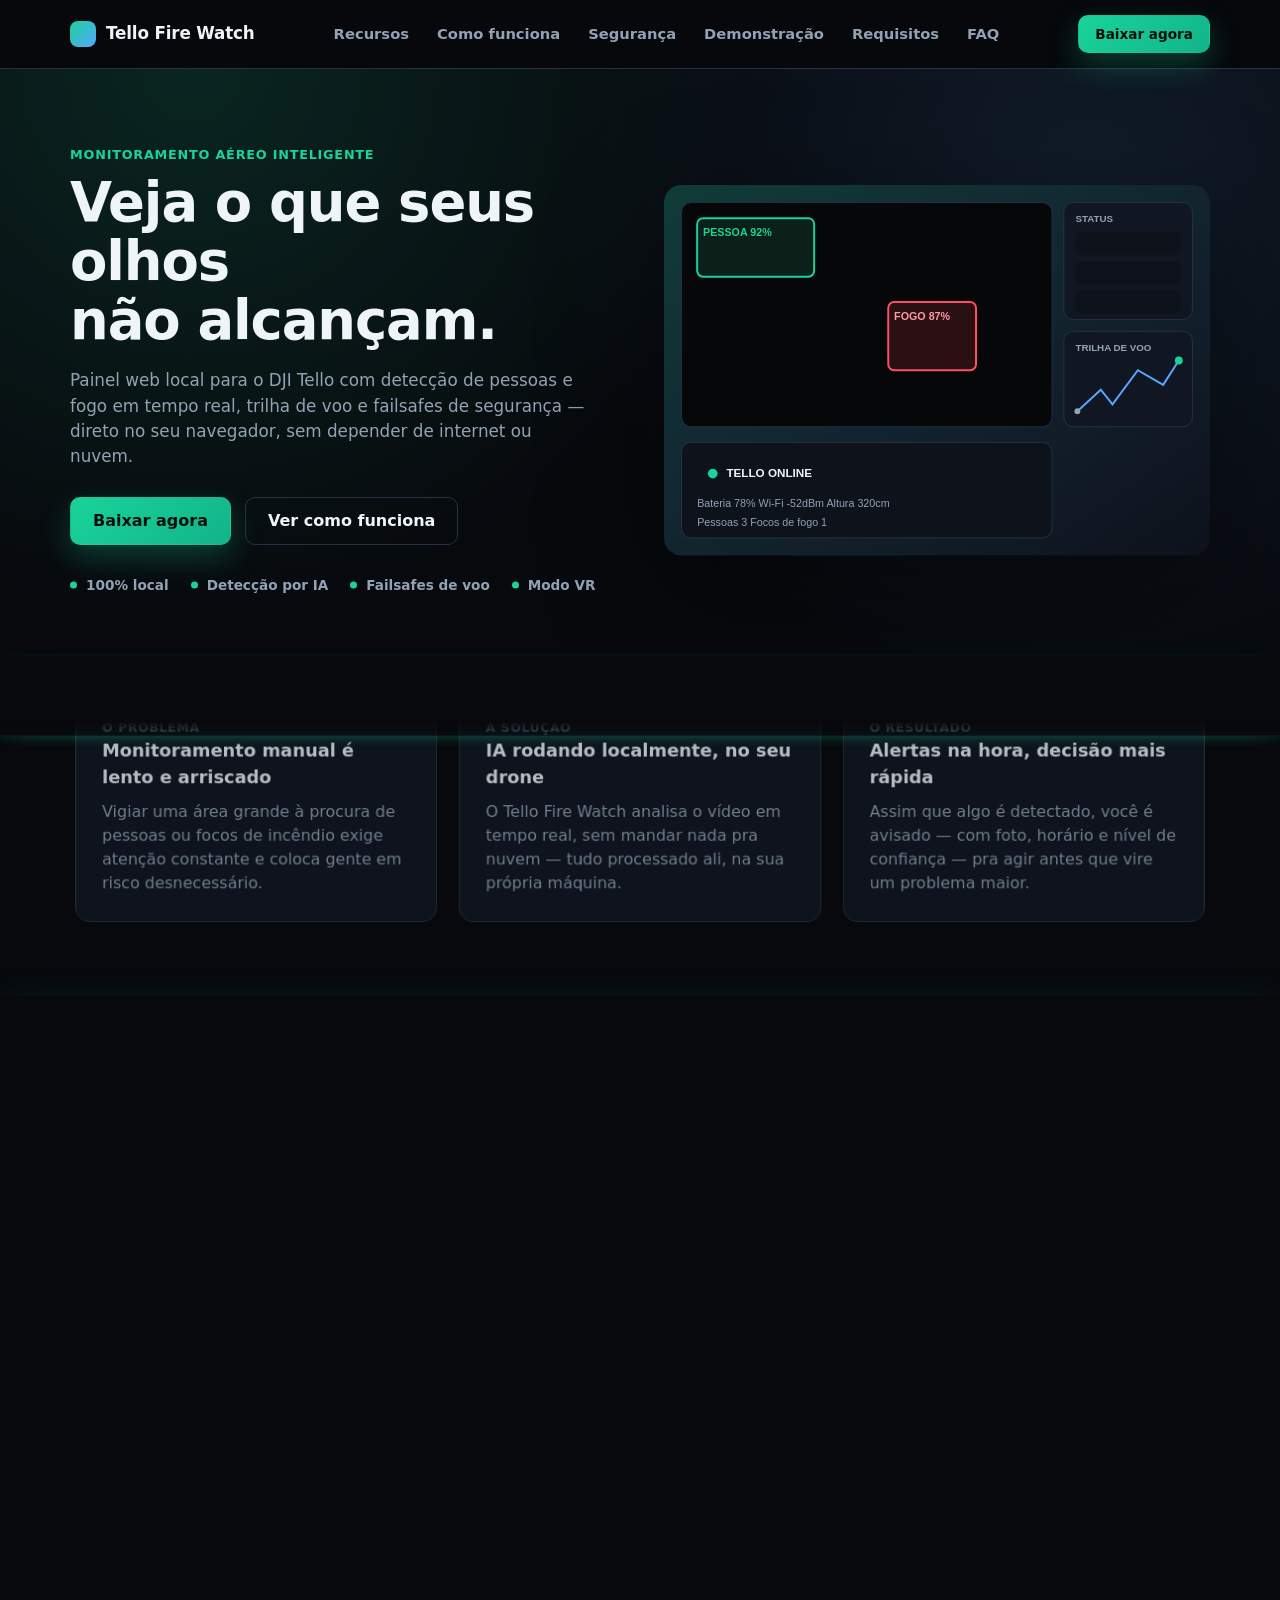
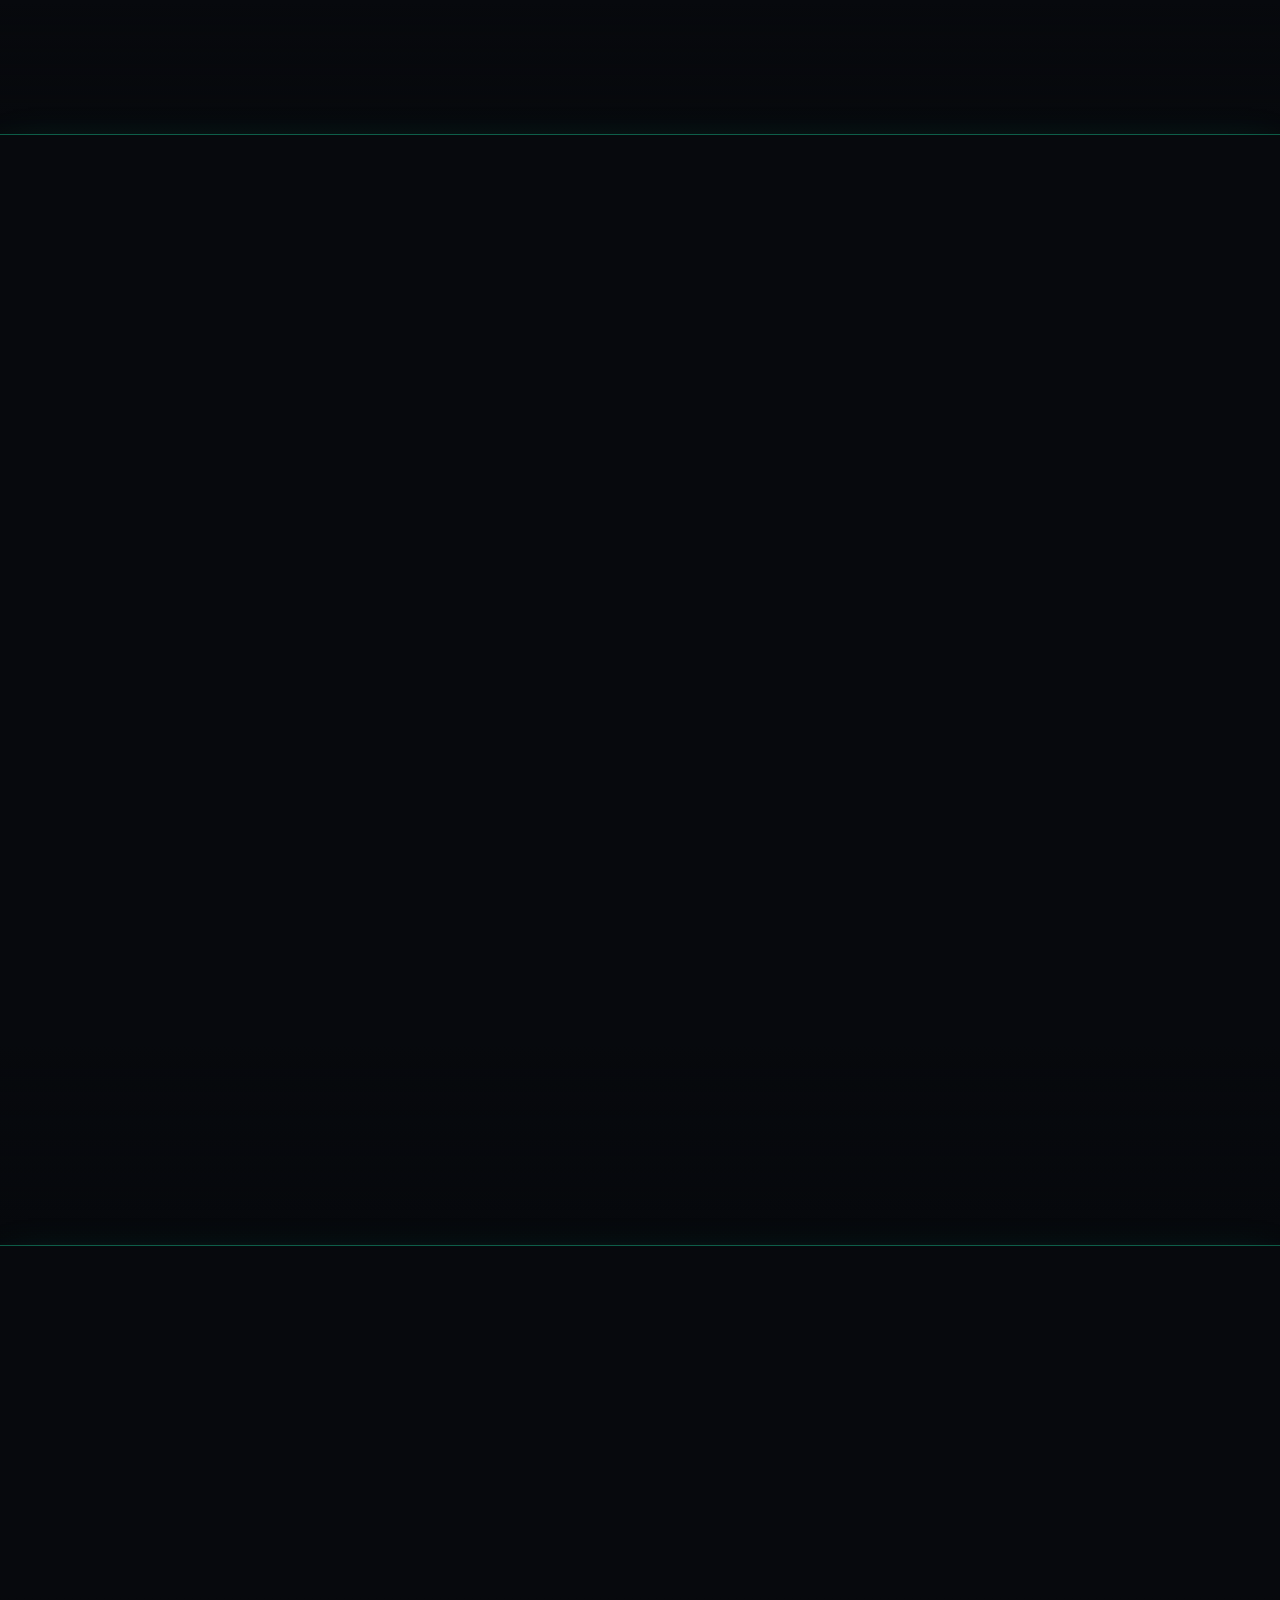
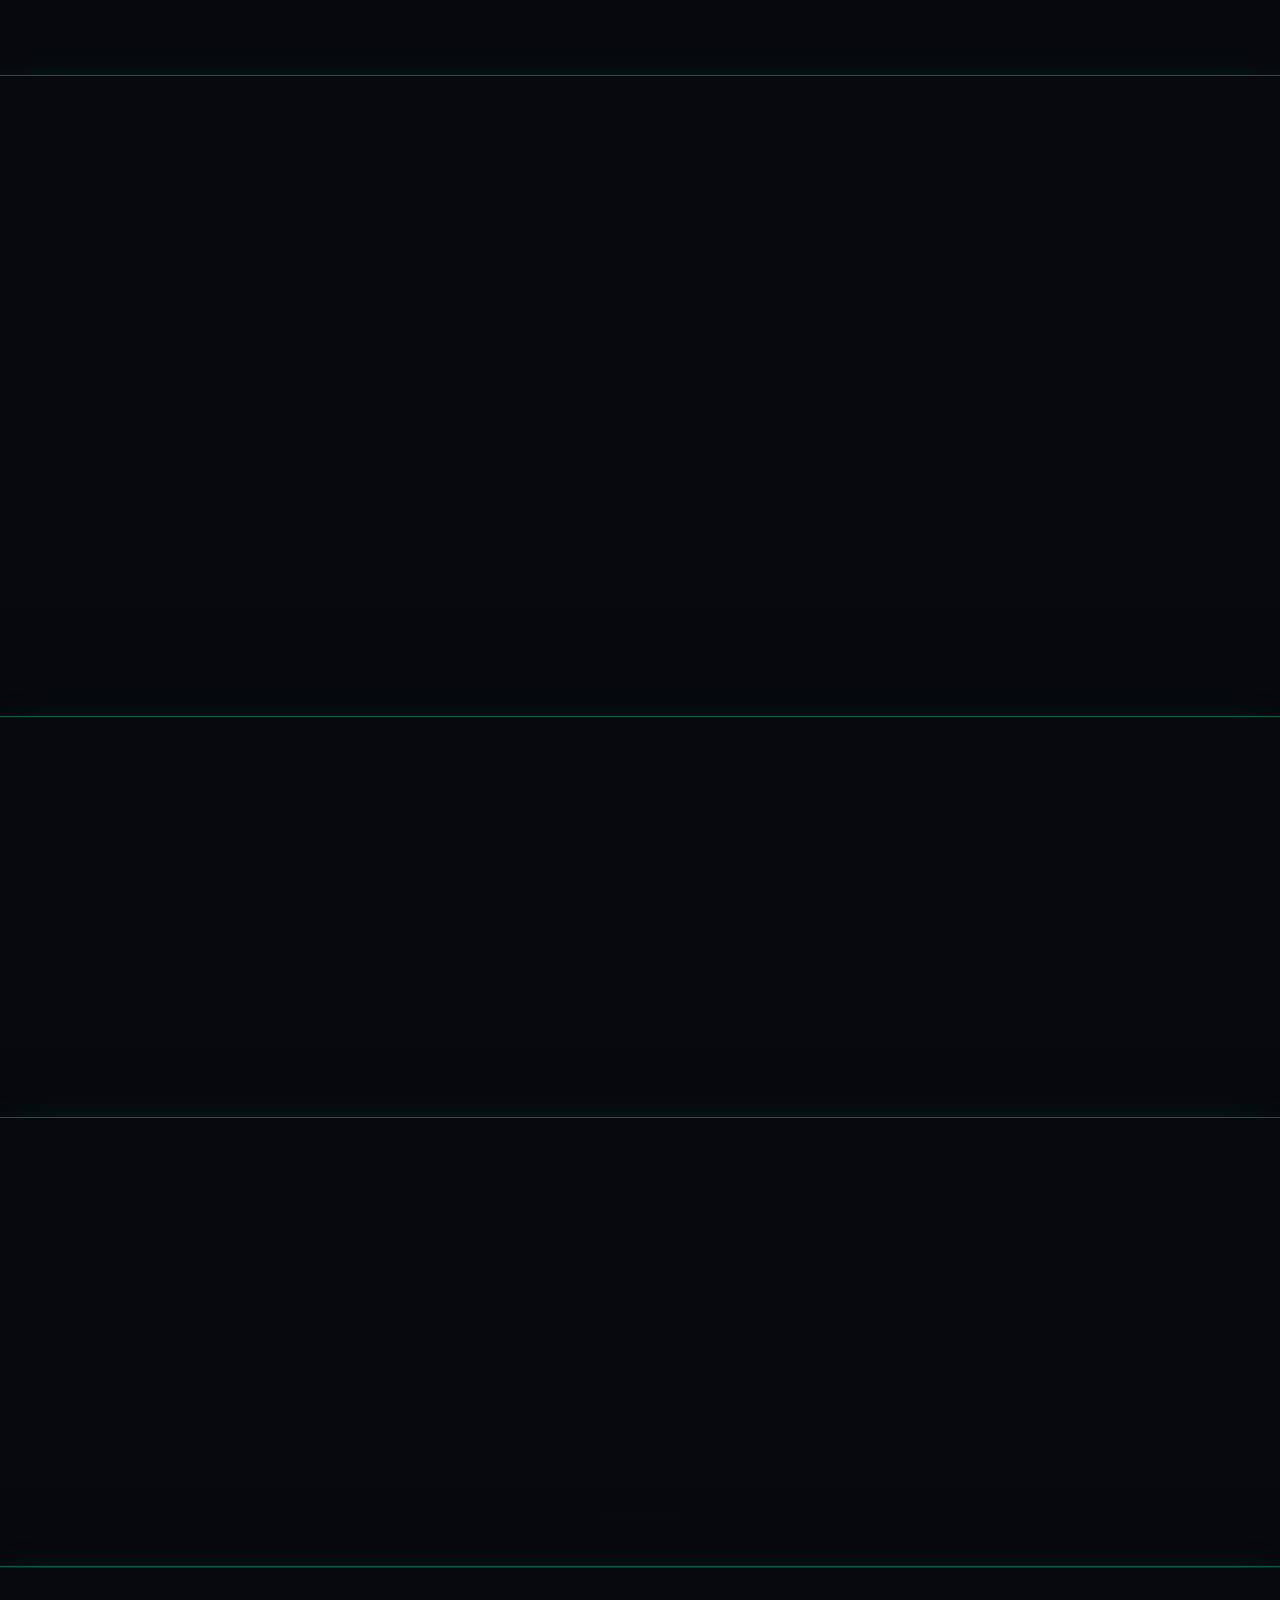
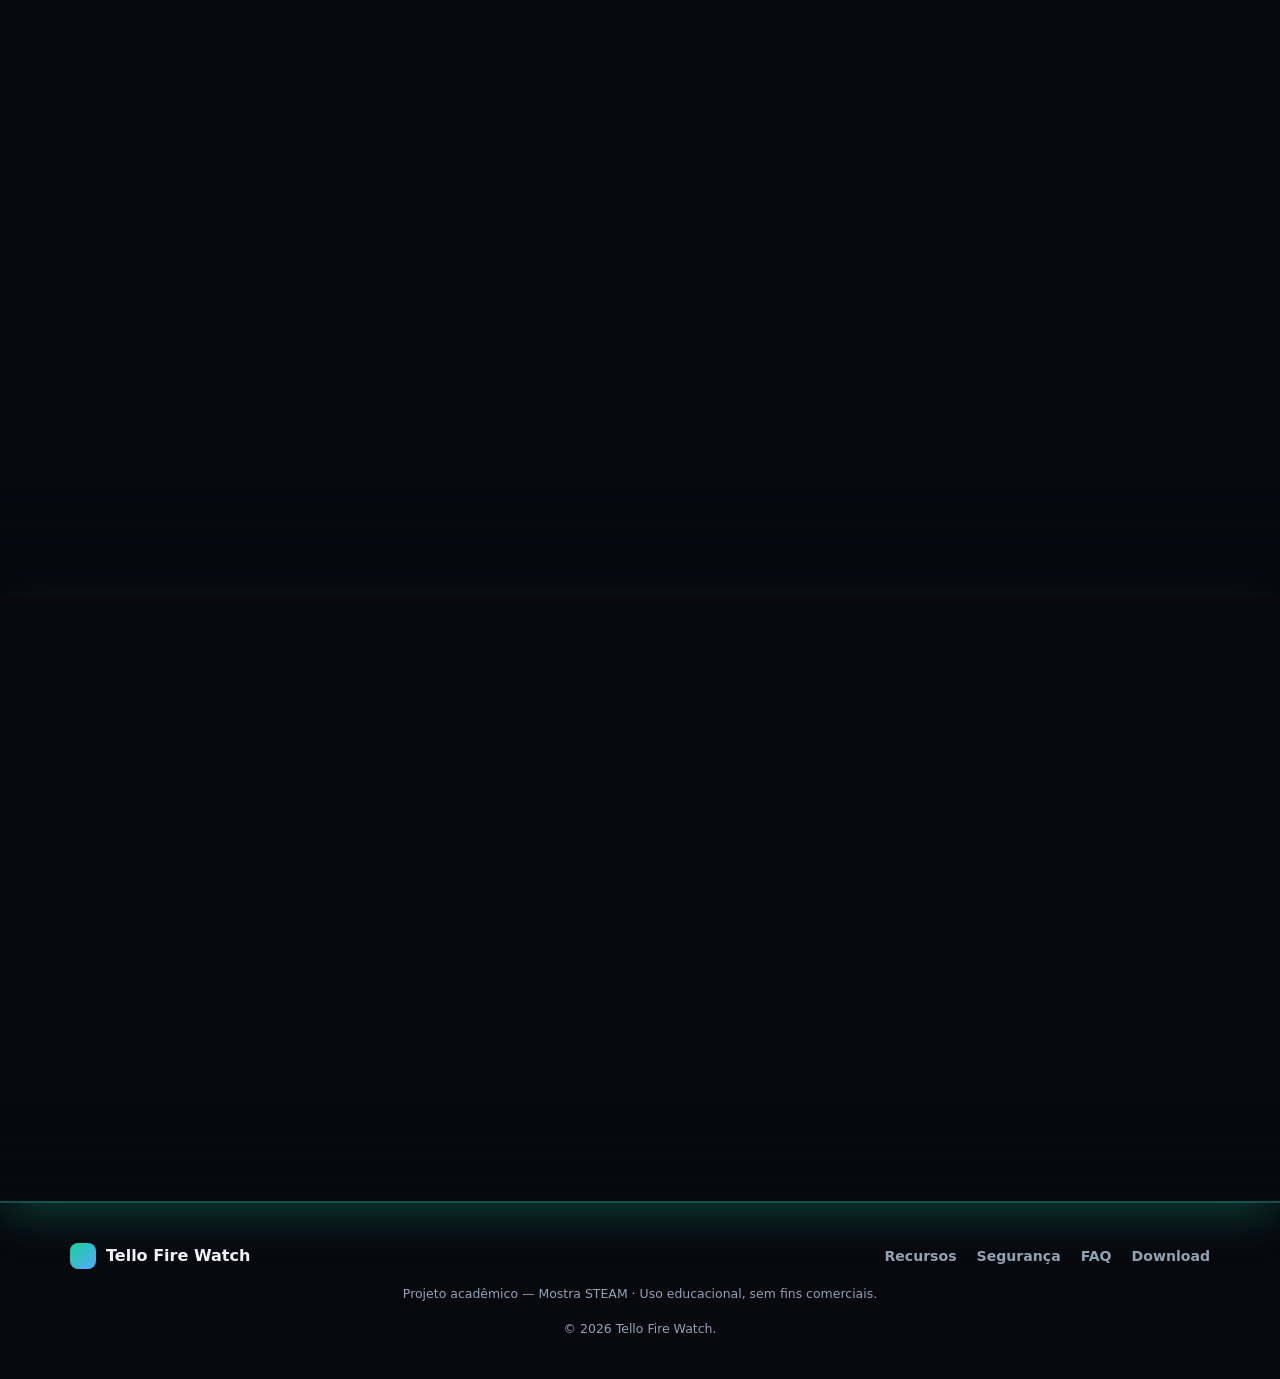
<file: SITE COMERCIAL TELLO/index.html>
<!doctype html>
<html lang="pt-BR">
<head>
  <meta charset="utf-8" />
  <meta name="viewport" content="width=device-width, initial-scale=1" />
  <title>Tello Fire Watch — Monitoramento aéreo inteligente</title>
  <meta name="description" content="Painel web local para o DJI Tello com detecção de pessoas e fogo em tempo real, trilha de voo, modo VR e failsafes de segurança — 100% local, sem depender de nuvem." />
  <link rel="stylesheet" href="css/styles.css" />
</head>
<body>

  <div class="scroll-progress" id="scrollProgress" aria-hidden="true"></div>

  <header class="nav" id="nav">
    <div class="nav-inner">
      <a href="#top" class="brand">
        <span class="brand-mark" aria-hidden="true"></span>
        Tello Fire Watch
      </a>

      <nav class="nav-links" id="navLinks">
        <a href="#recursos">Recursos</a>
        <a href="#como-funciona">Como funciona</a>
        <a href="#seguranca">Segurança</a>
        <a href="#demonstracao">Demonstração</a>
        <a href="#requisitos">Requisitos</a>
        <a href="#faq">FAQ</a>
      </nav>

      <div class="nav-actions">
        <a href="#download" class="btn btn-primary btn-sm">Baixar agora</a>
        <button class="nav-toggle" id="navToggle" aria-label="Abrir menu" aria-expanded="false">
          <span></span><span></span><span></span>
        </button>
      </div>
    </div>
  </header>

  <main id="top">

    <!-- HERO -->
    <section class="hero">
      <div class="hero-grid">
        <div class="hero-copy">
          <p class="eyebrow">Monitoramento aéreo inteligente</p>
          <h1>Veja o que seus olhos<br />não alcançam.</h1>
          <p class="hero-sub">
            Painel web local para o DJI Tello com detecção de pessoas e fogo em tempo real,
            trilha de voo e failsafes de segurança — direto no seu navegador, sem depender de
            internet ou nuvem.
          </p>
          <div class="hero-actions">
            <a href="#download" class="btn btn-primary">Baixar agora</a>
            <a href="#como-funciona" class="btn btn-ghost">Ver como funciona</a>
          </div>
          <div class="trust-bar">
            <span>100% local</span>
            <span>Detecção por IA</span>
            <span>Failsafes de voo</span>
            <span>Modo VR</span>
          </div>
        </div>

        <div class="hero-visual" aria-hidden="true">
          <svg viewBox="0 0 560 380" class="mockup mockup-hero" role="img" aria-label="Prévia do painel Tello Fire Watch">
            <defs>
              <linearGradient id="glow" x1="0" y1="0" x2="1" y2="1">
                <stop offset="0%" stop-color="#19d39a" stop-opacity="0.22" />
                <stop offset="100%" stop-color="#58a6ff" stop-opacity="0" />
              </linearGradient>
            </defs>
            <rect x="0" y="0" width="560" height="380" rx="18" fill="#0d121b" />
            <rect x="0" y="0" width="560" height="380" rx="18" fill="url(#glow)" />
            <rect x="18" y="18" width="380" height="230" rx="10" fill="#050709" stroke="#263243" />
            <rect x="34" y="34" width="120" height="60" rx="6" fill="#0d1f19" stroke="#19d39a" stroke-width="2" />
            <text x="40" y="52" fill="#19d39a" font-family="sans-serif" font-size="11" font-weight="700">PESSOA 92%</text>
            <rect x="230" y="120" width="90" height="70" rx="6" fill="#2a1013" stroke="#ff4d67" stroke-width="2" />
            <text x="236" y="138" fill="#ff9aa5" font-family="sans-serif" font-size="11" font-weight="700">FOGO 87%</text>
            <rect x="18" y="264" width="380" height="98" rx="10" fill="#0d121b" stroke="#263243" />
            <circle cx="50" cy="296" r="5" fill="#19d39a" />
            <text x="64" y="300" fill="#eef4f8" font-family="sans-serif" font-size="12" font-weight="700">TELLO ONLINE</text>
            <text x="34" y="330" fill="#92a2b5" font-family="sans-serif" font-size="11">Bateria 78%   Wi-Fi -52dBm   Altura 320cm</text>
            <text x="34" y="350" fill="#92a2b5" font-family="sans-serif" font-size="11">Pessoas 3   Focos de fogo 1</text>
            <rect x="410" y="18" width="132" height="120" rx="10" fill="#111722" stroke="#263243" />
            <text x="422" y="38" fill="#92a2b5" font-family="sans-serif" font-size="10" font-weight="700">STATUS</text>
            <rect x="422" y="48" width="108" height="24" rx="6" fill="#0d121b" />
            <rect x="422" y="78" width="108" height="24" rx="6" fill="#0d121b" />
            <rect x="422" y="108" width="108" height="24" rx="6" fill="#0d121b" />
            <rect x="410" y="150" width="132" height="98" rx="10" fill="#111722" stroke="#263243" />
            <text x="422" y="170" fill="#92a2b5" font-family="sans-serif" font-size="10" font-weight="700">TRILHA DE VOO</text>
            <polyline points="424,232 448,210 460,225 486,190 512,205 528,180" fill="none" stroke="#58a6ff" stroke-width="2" />
            <circle cx="424" cy="232" r="3" fill="#92a2b5" />
            <circle cx="528" cy="180" r="4" fill="#19d39a" />
            <rect x="18" y="264" width="0" height="0" />
          </svg>
        </div>
      </div>
    </section>

    <!-- PROPOSTA DE VALOR -->
    <section class="section value-prop reveal">
      <div class="reveal-curtain" aria-hidden="true"></div>
      <div class="container value-grid reveal-inner">
        <div class="value-card">
          <p class="value-label">O problema</p>
          <h3>Monitoramento manual é lento e arriscado</h3>
          <p>Vigiar uma área grande à procura de pessoas ou focos de incêndio exige atenção
            constante e coloca gente em risco desnecessário.</p>
        </div>
        <div class="value-card">
          <p class="value-label">A solução</p>
          <h3>IA rodando localmente, no seu drone</h3>
          <p>O Tello Fire Watch analisa o vídeo em tempo real, sem mandar nada pra nuvem —
            tudo processado ali, na sua própria máquina.</p>
        </div>
        <div class="value-card">
          <p class="value-label">O resultado</p>
          <h3>Alertas na hora, decisão mais rápida</h3>
          <p>Assim que algo é detectado, você é avisado — com foto, horário e nível de
            confiança — pra agir antes que vire um problema maior.</p>
        </div>
      </div>
    </section>

    <!-- RECURSOS -->
    <section class="section reveal" id="recursos">
      <div class="reveal-curtain" aria-hidden="true"></div>
      <div class="container reveal-inner">
        <p class="eyebrow center">Recursos</p>
        <h2 class="section-title center">Tudo que você precisa, num só painel</h2>

        <div class="features-grid">
          <article class="feature-card">
            <div class="feature-icon">
              <svg viewBox="0 0 24 24" width="22" height="22" fill="none" stroke="currentColor" stroke-width="2"><circle cx="11" cy="11" r="7"/><line x1="21" y1="21" x2="16.65" y2="16.65"/></svg>
            </div>
            <h3>Detecção em tempo real</h3>
            <p>Reconhece pessoas e focos de fogo com YOLOv8, direto no stream de vídeo.</p>
          </article>
          <article class="feature-card">
            <div class="feature-icon">
              <svg viewBox="0 0 24 24" width="22" height="22" fill="none" stroke="currentColor" stroke-width="2"><path d="M21 12.8A9 9 0 1 1 11.2 3a7 7 0 0 0 9.8 9.8z"/></svg>
            </div>
            <h3>Modo noturno</h3>
            <p>Realce automático de brilho e contraste pra cenas com pouca luz.</p>
          </article>
          <article class="feature-card">
            <div class="feature-icon">
              <svg viewBox="0 0 24 24" width="22" height="22" fill="none" stroke="currentColor" stroke-width="2"><path d="M4 19c4-6 8-2 10-8s4-6 6-2"/><circle cx="4" cy="19" r="1.5" fill="currentColor" stroke="none"/><circle cx="20" cy="9" r="1.5" fill="currentColor" stroke="none"/></svg>
            </div>
            <h3>Trilha de voo</h3>
            <p>Mini-mapa com o caminho percorrido pelo drone durante a sessão.</p>
          </article>
          <article class="feature-card">
            <div class="feature-icon">
              <svg viewBox="0 0 24 24" width="22" height="22" fill="none" stroke="currentColor" stroke-width="2"><path d="M12 3l8 4v5c0 5-3.5 8-8 9-4.5-1-8-4-8-9V7z"/><path d="M9 12l2 2 4-4"/></svg>
            </div>
            <h3>Failsafes de segurança</h3>
            <p>Pouso automático por bateria crítica ou perda de comando do piloto.</p>
          </article>
          <article class="feature-card">
            <div class="feature-icon">
              <svg viewBox="0 0 24 24" width="22" height="22" fill="none" stroke="currentColor" stroke-width="2"><rect x="2" y="7" width="20" height="11" rx="4"/><circle cx="8" cy="12.5" r="1.6" fill="currentColor" stroke="none"/><circle cx="16" cy="12.5" r="1.6" fill="currentColor" stroke="none"/></svg>
            </div>
            <h3>Modo imersivo (VR)</h3>
            <p>Pilote com um Meta Quest: vídeo, telemetria e controles dentro do headset.</p>
          </article>
          <article class="feature-card">
            <div class="feature-icon">
              <svg viewBox="0 0 24 24" width="22" height="22" fill="none" stroke="currentColor" stroke-width="2"><rect x="2" y="8" width="20" height="9" rx="4.5"/><line x1="7" y1="12.5" x2="7" y2="12.5"/><line x1="5.5" y1="11" x2="5.5" y2="14"/><line x1="4" y1="12.5" x2="7" y2="12.5"/><circle cx="16" cy="11.5" r="1" fill="currentColor" stroke="none"/><circle cx="18" cy="13.5" r="1" fill="currentColor" stroke="none"/></svg>
            </div>
            <h3>Controles universais</h3>
            <p>Teclado, controle de videogame ou joystick por toque em celular e tablet.</p>
          </article>
          <article class="feature-card">
            <div class="feature-icon">
              <svg viewBox="0 0 24 24" width="22" height="22" fill="none" stroke="currentColor" stroke-width="2"><path d="M14 2H6a2 2 0 0 0-2 2v16a2 2 0 0 0 2 2h12a2 2 0 0 0 2-2V8z"/><path d="M14 2v6h6"/><line x1="9" y1="14" x2="15" y2="14"/><line x1="9" y1="18" x2="15" y2="18"/></svg>
            </div>
            <h3>Relatórios exportáveis</h3>
            <p>Exporte o histórico de eventos da sessão em CSV ou PDF com um clique.</p>
          </article>
          <article class="feature-card">
            <div class="feature-icon">
              <svg viewBox="0 0 24 24" width="22" height="22" fill="none" stroke="currentColor" stroke-width="2"><line x1="2" y1="2" x2="22" y2="22"/><path d="M8.5 16.5a5 5 0 0 1 7 0"/><path d="M5 13a10 10 0 0 1 3.5-2.5"/><path d="M16.5 10a10 10 0 0 1 2.5 2"/><path d="M19 9a14 14 0 0 0-2.5-2"/><line x1="12" y1="20" x2="12.01" y2="20"/></svg>
            </div>
            <h3>100% offline</h3>
            <p>Roda direto na rede do drone — não depende de internet pra funcionar.</p>
          </article>
        </div>
      </div>
    </section>

    <!-- GALERIA -->
    <section class="section section-alt reveal" id="demonstracao">
      <div class="reveal-curtain" aria-hidden="true"></div>
      <div class="container reveal-inner">
        <p class="eyebrow center">Galeria</p>
        <h2 class="section-title center">O painel em ação</h2>

        <div class="gallery-grid">
          <figure class="gallery-item">
            <svg viewBox="0 0 400 260" class="mockup" role="img" aria-label="Painel principal 2D">
              <rect width="400" height="260" rx="14" fill="#0d121b" />
              <rect x="14" y="14" width="240" height="150" rx="8" fill="#050709" stroke="#263243" />
              <rect x="30" y="30" width="80" height="44" rx="5" fill="#0d1f19" stroke="#19d39a" stroke-width="1.5" />
              <rect x="14" y="176" width="240" height="70" rx="8" fill="#0d121b" stroke="#263243" />
              <rect x="266" y="14" width="120" height="232" rx="8" fill="#111722" stroke="#263243" />
              <rect x="278" y="28" width="96" height="18" rx="4" fill="#0d121b" />
              <rect x="278" y="52" width="96" height="18" rx="4" fill="#0d121b" />
              <rect x="278" y="76" width="96" height="18" rx="4" fill="#0d121b" />
              <rect x="278" y="110" width="96" height="60" rx="4" fill="#0d121b" />
            </svg>
            <figcaption>Painel 2D — vídeo, telemetria e eventos</figcaption>
          </figure>

          <figure class="gallery-item">
            <svg viewBox="0 0 400 260" class="mockup" role="img" aria-label="Modo VR imersivo">
              <rect width="400" height="260" rx="14" fill="#05070a" />
              <ellipse cx="200" cy="150" rx="150" ry="70" fill="#0d121b" stroke="#263243" />
              <rect x="120" y="100" width="160" height="90" rx="8" fill="#111722" stroke="#58a6ff" stroke-width="1.5" />
              <rect x="140" y="40" width="120" height="40" rx="20" fill="#0d121b" stroke="#19d39a" />
              <circle cx="90" cy="150" r="18" fill="#19d39a" opacity="0.7" />
              <circle cx="310" cy="150" r="18" fill="#58a6ff" opacity="0.7" />
            </svg>
            <figcaption>Modo VR — controle imersivo com Meta Quest</figcaption>
          </figure>

          <figure class="gallery-item">
            <svg viewBox="0 0 400 260" class="mockup" role="img" aria-label="Trilha de voo">
              <rect width="400" height="260" rx="14" fill="#0d121b" />
              <g stroke="#1c2734">
                <line x1="20" y1="20" x2="20" y2="240" />
                <line x1="120" y1="20" x2="120" y2="240" />
                <line x1="220" y1="20" x2="220" y2="240" />
                <line x1="320" y1="20" x2="320" y2="240" />
                <line x1="20" y1="20" x2="380" y2="20" />
                <line x1="20" y1="90" x2="380" y2="90" />
                <line x1="20" y1="160" x2="380" y2="160" />
                <line x1="20" y1="230" x2="380" y2="230" />
              </g>
              <polyline points="60,200 110,150 150,170 210,90 260,110 320,60" fill="none" stroke="#58a6ff" stroke-width="3" />
              <circle cx="60" cy="200" r="5" fill="#92a2b5" />
              <circle cx="320" cy="60" r="7" fill="#19d39a" />
            </svg>
            <figcaption>Trilha de voo — odometria em tempo real</figcaption>
          </figure>
        </div>

        <div class="video-panel">
          <div class="video-frame">
            <div class="video-play" aria-hidden="true">
              <svg viewBox="0 0 24 24" width="28" height="28"><path d="M8 5v14l11-7z" fill="currentColor"/></svg>
            </div>
            <p>Vídeo de demonstração em breve</p>
          </div>
          <p class="video-caption">Espaço reservado para o vídeo de demonstração ao vivo (30-60s) mostrando a detecção em tempo real.</p>
        </div>
      </div>
    </section>

    <!-- COMO FUNCIONA -->
    <section class="section reveal" id="como-funciona">
      <div class="reveal-curtain" aria-hidden="true"></div>
      <div class="container reveal-inner">
        <p class="eyebrow center">Como funciona</p>
        <h2 class="section-title center">Do zero ao ar em 4 passos</h2>

        <div class="steps-grid">
          <div class="step">
            <span class="step-number">1</span>
            <h3>Baixe e instale</h3>
            <p>Um único instalador, sem configuração manual.</p>
          </div>
          <div class="step">
            <span class="step-number">2</span>
            <h3>Conecte no Wi-Fi do drone</h3>
            <p>Ligue o Tello e conecte seu PC na rede dele.</p>
          </div>
          <div class="step">
            <span class="step-number">3</span>
            <h3>O navegador abre sozinho</h3>
            <p>O painel já sobe pronto, sem precisar digitar endereço nenhum.</p>
          </div>
          <div class="step">
            <span class="step-number">4</span>
            <h3>Pilote e monitore</h3>
            <p>Vídeo, detecção e telemetria em tempo real, na mesma tela.</p>
          </div>
        </div>
      </div>
    </section>

    <!-- SEGURANÇA -->
    <section class="section section-alt reveal" id="seguranca">
      <div class="reveal-curtain" aria-hidden="true"></div>
      <div class="container security-grid reveal-inner">
        <div class="security-copy">
          <p class="eyebrow">Segurança e confiabilidade</p>
          <h2 class="section-title">Feito pra falhar com segurança</h2>
          <p class="security-lead">
            Um sistema que controla algo voando precisa saber o que fazer quando algo dá
            errado — não só quando tudo funciona.
          </p>
          <ul class="security-list">
            <li><strong>Pouso automático por bateria crítica.</strong> Abaixo de um limiar seguro, o drone pousa sozinho.</li>
            <li><strong>Watchdog de comando.</strong> Se o navegador travar ou perder conexão em voo, o pouso é acionado automaticamente.</li>
            <li><strong>Reconexão resiliente.</strong> Tentativas automáticas ao conectar, com feedback claro de cada etapa.</li>
            <li><strong>Indicador de conexão perdida.</strong> Você sempre sabe se o painel está realmente falando com o drone.</li>
          </ul>
        </div>
        <div class="security-visual" aria-hidden="true">
          <svg viewBox="0 0 320 320" class="mockup mockup-shield">
            <circle cx="160" cy="160" r="150" fill="none" stroke="#1c2734" stroke-width="2" />
            <path d="M160 60 L230 90 V160 C230 210 200 245 160 260 C120 245 90 210 90 160 V90 Z" fill="#0d1f19" stroke="#19d39a" stroke-width="2.5" />
            <path d="M140 160 l15 15 l30 -35" fill="none" stroke="#19d39a" stroke-width="6" stroke-linecap="round" stroke-linejoin="round" />
          </svg>
        </div>
      </div>
    </section>

    <!-- REQUISITOS -->
    <section class="section reveal" id="requisitos">
      <div class="reveal-curtain" aria-hidden="true"></div>
      <div class="container reveal-inner">
        <p class="eyebrow center">Requisitos</p>
        <h2 class="section-title center">O que você precisa ter</h2>

        <div class="requirements-grid">
          <div class="req-card">
            <h3>Sistema</h3>
            <p>Windows 10 ou 11</p>
          </div>
          <div class="req-card">
            <h3>Drone</h3>
            <p>DJI Tello (ou Tello EDU)</p>
          </div>
          <div class="req-card">
            <h3>Navegador</h3>
            <p>Chrome, Edge ou Firefox atualizados</p>
          </div>
          <div class="req-card">
            <h3>Modo VR (opcional)</h3>
            <p>Meta Quest com navegador WebXR</p>
          </div>
        </div>
      </div>
    </section>

    <!-- DOWNLOAD -->
    <section class="section download reveal" id="download">
      <div class="reveal-curtain" aria-hidden="true"></div>
      <div class="container download-inner reveal-inner">
        <p class="eyebrow center">Download</p>
        <h2 class="section-title center">Pronto pra decolar</h2>
        <p class="download-sub">Instalador único para Windows. Os modelos de detecção já vêm inclusos — não precisa de internet no primeiro uso.</p>
        <a href="https://github.com/16116WEB/tello-fire-watch-releases/releases/download/v.1.0.1/TelloFireWatch.exe" class="btn btn-primary btn-lg" id="downloadBtn" download="TelloFireWatch.exe">Baixar Tello Fire Watch</a>
        <p class="download-meta">Versão 1.0.0 · Windows 10/11 · ~1,5 GB</p>
      </div>
    </section>

    <!-- SOBRE / EQUIPE -->
    <section class="section section-alt reveal" id="sobre">
      <div class="reveal-curtain" aria-hidden="true"></div>
      <div class="container reveal-inner">
        <p class="eyebrow center">Sobre o projeto</p>
        <h2 class="section-title center">Um projeto da Mostra STEAM</h2>
        <p class="about-lead">
          O Tello Fire Watch nasceu como projeto acadêmico da Mostra STEAM, unindo visão
          computacional, robótica aérea e desenvolvimento web num único produto funcional.
        </p>

        <div class="team-grid">
          <div class="team-card">
            <div class="team-avatar" aria-hidden="true"></div>
            <h3>Nome do integrante</h3>
            <p>Função no projeto</p>
          </div>
          <div class="team-card">
            <div class="team-avatar" aria-hidden="true"></div>
            <h3>Nome do integrante</h3>
            <p>Função no projeto</p>
          </div>
          <div class="team-card">
            <div class="team-avatar" aria-hidden="true"></div>
            <h3>Nome do integrante</h3>
            <p>Função no projeto</p>
          </div>
        </div>
        <p class="about-note">* Substitua os nomes e funções acima pelos dados reais da equipe.</p>
      </div>
    </section>

    <!-- FAQ -->
    <section class="section reveal" id="faq">
      <div class="reveal-curtain" aria-hidden="true"></div>
      <div class="container reveal-inner">
        <p class="eyebrow center">Perguntas frequentes</p>
        <h2 class="section-title center">Ainda com dúvidas?</h2>

        <div class="faq-list">
          <div class="faq-item">
            <button class="faq-question" aria-expanded="false">
              Funciona sem internet?
              <span class="faq-icon" aria-hidden="true"></span>
            </button>
            <div class="faq-answer">
              <p>Sim. Todo o processamento (vídeo, detecção por IA e controle) roda localmente
                na sua máquina, direto na rede Wi-Fi do próprio drone.</p>
            </div>
          </div>
          <div class="faq-item">
            <button class="faq-question" aria-expanded="false">
              Quais drones são suportados?
              <span class="faq-icon" aria-hidden="true"></span>
            </button>
            <div class="faq-answer">
              <p>Atualmente o DJI Tello e o Tello EDU, via SDK oficial.</p>
            </div>
          </div>
          <div class="faq-item">
            <button class="faq-question" aria-expanded="false">
              Preciso saber programar pra usar?
              <span class="faq-icon" aria-hidden="true"></span>
            </button>
            <div class="faq-answer">
              <p>Não. O instalador prepara tudo automaticamente e o painel abre pronto no
                navegador.</p>
            </div>
          </div>
          <div class="faq-item">
            <button class="faq-question" aria-expanded="false">
              O modo VR funciona sem o Meta Quest?
              <span class="faq-icon" aria-hidden="true"></span>
            </button>
            <div class="faq-answer">
              <p>Dá pra testar em desktop com um emulador de WebXR, mas a experiência
                completa é pensada para o headset.</p>
            </div>
          </div>
          <div class="faq-item">
            <button class="faq-question" aria-expanded="false">
              É gratuito?
              <span class="faq-icon" aria-hidden="true"></span>
            </button>
            <div class="faq-answer">
              <p>Sim, é um projeto acadêmico sem fins comerciais.</p>
            </div>
          </div>
        </div>
      </div>
    </section>

  </main>

  <footer class="footer">
    <div class="container footer-inner">
      <div class="footer-brand">
        <span class="brand-mark" aria-hidden="true"></span>
        <span>Tello Fire Watch</span>
      </div>
      <nav class="footer-links">
        <a href="#recursos">Recursos</a>
        <a href="#seguranca">Segurança</a>
        <a href="#faq">FAQ</a>
        <a href="#download">Download</a>
      </nav>
      <p class="footer-note">Projeto acadêmico — Mostra STEAM · Uso educacional, sem fins comerciais.</p>
      <p class="footer-copy">© <span id="year"></span> Tello Fire Watch.</p>
    </div>
  </footer>

  <script src="js/main.js"></script>
</body>
</html>
</file>
<file: SITE COMERCIAL TELLO/css/styles.css>
:root {
  color-scheme: dark;
  --bg: #07090d;
  --panel: #111722;
  --panel-soft: #17202d;
  --line: #263243;
  --text: #eef4f8;
  --muted: #92a2b5;
  --accent: #19d39a;
  --accent-2: #58a6ff;
  --danger: #ff4d67;
  --warn: #ffc857;
  --container: 1140px;
}

* {
  box-sizing: border-box;
}

html {
  scroll-behavior: smooth;
}

body {
  margin: 0;
  background: var(--bg);
  color: var(--text);
  font-family: Inter, ui-sans-serif, system-ui, -apple-system, BlinkMacSystemFont, "Segoe UI", sans-serif;
  line-height: 1.5;
}

a {
  color: inherit;
  text-decoration: none;
}

img, svg {
  max-width: 100%;
  display: block;
}

.container {
  width: min(var(--container), 100% - 48px);
  margin-inline: auto;
}

.hidden {
  display: none !important;
}

/* ---------- Tipografia utilitária ---------- */

.eyebrow {
  margin: 0 0 10px;
  color: var(--accent);
  font-size: 0.8rem;
  font-weight: 800;
  text-transform: uppercase;
  letter-spacing: 0.06em;
}

.eyebrow.center {
  text-align: center;
}

.section-title {
  margin: 0 0 16px;
  font-size: clamp(1.7rem, 3vw, 2.4rem);
  letter-spacing: -0.01em;
}

.section-title.center {
  text-align: center;
}

.section {
  padding: 88px 0;
}

.section-alt {
  background: linear-gradient(180deg, rgba(17, 23, 34, 0.5), rgba(17, 23, 34, 0));
}

/* ---------- Botões ---------- */

.btn {
  display: inline-flex;
  align-items: center;
  justify-content: center;
  gap: 8px;
  border-radius: 10px;
  padding: 0 22px;
  min-height: 48px;
  font-weight: 800;
  border: 1px solid transparent;
  cursor: pointer;
  transition: transform 160ms ease, box-shadow 160ms ease, border-color 160ms ease, background 160ms ease;
}

.btn-primary {
  background: linear-gradient(135deg, var(--accent), #12b489);
  color: #06100d;
  box-shadow: 0 12px 30px rgba(25, 211, 154, 0.25);
}

.btn-primary:hover {
  transform: translateY(-2px);
  box-shadow: 0 16px 36px rgba(25, 211, 154, 0.35);
}

.btn-ghost {
  background: transparent;
  border-color: var(--line);
  color: var(--text);
}

.btn-ghost:hover {
  border-color: var(--accent);
  color: var(--accent);
}

.btn-sm {
  min-height: 38px;
  padding: 0 16px;
  font-size: 0.85rem;
}

.btn-lg {
  min-height: 56px;
  padding: 0 34px;
  font-size: 1.05rem;
}

/* ---------- Navbar ---------- */

.nav {
  position: sticky;
  top: 0;
  z-index: 50;
  background: rgba(7, 9, 13, 0.82);
  backdrop-filter: blur(10px);
  border-bottom: 1px solid var(--line);
}

.nav-inner {
  width: min(var(--container), 100% - 48px);
  margin-inline: auto;
  height: 68px;
  display: flex;
  align-items: center;
  justify-content: space-between;
  gap: 24px;
}

.brand {
  display: flex;
  align-items: center;
  gap: 10px;
  font-weight: 900;
  font-size: 1.05rem;
  letter-spacing: -0.01em;
}

.brand-mark {
  width: 26px;
  height: 26px;
  border-radius: 8px;
  background: linear-gradient(135deg, var(--accent), var(--accent-2));
  display: inline-block;
  flex-shrink: 0;
}

.nav-links {
  display: flex;
  gap: 28px;
  flex: 1;
  justify-content: center;
}

.nav-links a {
  color: var(--muted);
  font-weight: 600;
  font-size: 0.92rem;
  transition: color 140ms ease;
}

.nav-links a:hover {
  color: var(--text);
}

.nav-actions {
  display: flex;
  align-items: center;
  gap: 12px;
}

.nav-toggle {
  display: none;
  flex-direction: column;
  justify-content: center;
  gap: 5px;
  width: 40px;
  height: 40px;
  border-radius: 8px;
  border: 1px solid var(--line);
  background: transparent;
  cursor: pointer;
}

.nav-toggle span {
  height: 2px;
  width: 18px;
  margin-inline: auto;
  background: var(--text);
  border-radius: 2px;
}

/* ---------- Hero ---------- */

.hero {
  padding: 76px 0 60px;
  background:
    radial-gradient(circle at 15% 0%, rgba(25, 211, 154, 0.14), transparent 45%),
    radial-gradient(circle at 85% 20%, rgba(88, 166, 255, 0.12), transparent 45%);
}

.hero-grid {
  width: min(var(--container), 100% - 48px);
  margin-inline: auto;
  display: grid;
  grid-template-columns: minmax(0, 1fr) minmax(0, 1fr);
  gap: 48px;
  align-items: center;
}

.hero-copy h1 {
  margin: 0 0 18px;
  font-size: clamp(2.2rem, 4.5vw, 3.4rem);
  line-height: 1.08;
  letter-spacing: -0.02em;
}

.hero-sub {
  max-width: 520px;
  color: var(--muted);
  font-size: 1.05rem;
  margin: 0 0 28px;
}

.hero-actions {
  display: flex;
  flex-wrap: wrap;
  gap: 14px;
  margin-bottom: 30px;
}

.trust-bar {
  display: flex;
  flex-wrap: wrap;
  gap: 10px 22px;
}

.trust-bar span {
  position: relative;
  padding-left: 16px;
  color: var(--muted);
  font-size: 0.85rem;
  font-weight: 700;
}

.trust-bar span::before {
  content: "";
  position: absolute;
  left: 0;
  top: 50%;
  transform: translateY(-50%);
  width: 7px;
  height: 7px;
  border-radius: 50%;
  background: var(--accent);
}

.hero-visual {
  filter: drop-shadow(0 30px 60px rgba(0, 0, 0, 0.45));
}

.mockup {
  width: 100%;
  height: auto;
  border-radius: 14px;
}

/* ---------- Proposta de valor ---------- */

.value-prop {
  padding-top: 20px;
}

.value-grid {
  display: grid;
  grid-template-columns: repeat(3, minmax(0, 1fr));
  gap: 22px;
}

.value-card {
  border: 1px solid var(--line);
  border-radius: 14px;
  padding: 26px;
  background: var(--panel);
}

.value-label {
  margin: 0 0 8px;
  color: var(--accent-2);
  font-weight: 800;
  font-size: 0.78rem;
  text-transform: uppercase;
  letter-spacing: 0.05em;
}

.value-card h3 {
  margin: 0 0 10px;
  font-size: 1.12rem;
}

.value-card p {
  margin: 0;
  color: var(--muted);
}

/* ---------- Recursos ---------- */

.features-grid {
  display: grid;
  grid-template-columns: repeat(4, minmax(0, 1fr));
  gap: 18px;
}

.feature-card {
  border: 1px solid var(--line);
  border-radius: 14px;
  padding: 24px;
  background: var(--panel);
}

.feature-card:hover {
  border-color: var(--accent);
}

.feature-icon {
  width: 44px;
  height: 44px;
  border-radius: 10px;
  display: grid;
  place-items: center;
  background: rgba(25, 211, 154, 0.12);
  color: var(--accent);
  margin-bottom: 16px;
}

.feature-card h3 {
  margin: 0 0 8px;
  font-size: 1.02rem;
}

.feature-card p {
  margin: 0;
  color: var(--muted);
  font-size: 0.92rem;
}

/* ---------- Galeria ---------- */

.gallery-grid {
  display: grid;
  grid-template-columns: repeat(3, minmax(0, 1fr));
  gap: 20px;
  margin-bottom: 48px;
}

.gallery-item {
  margin: 0;
  border: 1px solid var(--line);
  border-radius: 14px;
  overflow: hidden;
  background: var(--panel);
}

.gallery-item .mockup {
  border-radius: 0;
}

.gallery-item figcaption {
  padding: 14px 16px;
  color: var(--muted);
  font-size: 0.85rem;
  font-weight: 700;
  border-top: 1px solid var(--line);
}

.video-panel {
  max-width: 760px;
  margin-inline: auto;
  text-align: center;
}

.video-frame {
  aspect-ratio: 16 / 9;
  border-radius: 14px;
  border: 1px solid var(--line);
  background: repeating-linear-gradient(135deg, #0d121b 0 12px, #111722 12px 24px);
  display: grid;
  place-items: center;
  gap: 14px;
  color: var(--muted);
  font-weight: 700;
}

.video-play {
  width: 64px;
  height: 64px;
  border-radius: 50%;
  background: var(--accent);
  color: #06100d;
  display: grid;
  place-items: center;
}

.video-caption {
  margin-top: 14px;
  color: var(--muted);
  font-size: 0.85rem;
}

/* ---------- Como funciona ---------- */

.steps-grid {
  display: grid;
  grid-template-columns: repeat(4, minmax(0, 1fr));
  gap: 22px;
}

.step {
  text-align: center;
  padding: 8px;
}

.step-number {
  display: inline-grid;
  place-items: center;
  width: 44px;
  height: 44px;
  border-radius: 50%;
  background: linear-gradient(135deg, var(--accent), var(--accent-2));
  color: #06100d;
  font-weight: 900;
  margin-bottom: 16px;
}

.step h3 {
  margin: 0 0 8px;
  font-size: 1rem;
}

.step p {
  margin: 0;
  color: var(--muted);
  font-size: 0.9rem;
}

/* ---------- Segurança ---------- */

.security-grid {
  display: grid;
  grid-template-columns: minmax(0, 1.15fr) minmax(0, 0.85fr);
  gap: 48px;
  align-items: center;
}

.security-lead {
  color: var(--muted);
  font-size: 1.02rem;
  margin: 0 0 22px;
}

.security-list {
  list-style: none;
  margin: 0;
  padding: 0;
  display: grid;
  gap: 14px;
}

.security-list li {
  padding-left: 26px;
  position: relative;
  color: var(--muted);
}

.security-list li strong {
  color: var(--text);
}

.security-list li::before {
  content: "";
  position: absolute;
  left: 0;
  top: 7px;
  width: 10px;
  height: 10px;
  border-radius: 3px;
  background: var(--accent);
}

.security-visual {
  display: grid;
  place-items: center;
}

.mockup-shield {
  width: 220px;
}

/* ---------- Requisitos ---------- */

.requirements-grid {
  display: grid;
  grid-template-columns: repeat(4, minmax(0, 1fr));
  gap: 18px;
}

.req-card {
  border: 1px solid var(--line);
  border-radius: 12px;
  padding: 22px;
  text-align: center;
  background: var(--panel);
}

.req-card h3 {
  margin: 0 0 8px;
  font-size: 0.85rem;
  text-transform: uppercase;
  letter-spacing: 0.04em;
  color: var(--accent-2);
}

.req-card p {
  margin: 0;
  font-weight: 700;
}

/* ---------- Download ---------- */

.download {
  text-align: center;
  background:
    radial-gradient(circle at 50% 0%, rgba(25, 211, 154, 0.14), transparent 55%);
}

.download-inner {
  max-width: 620px;
}

.download-sub {
  color: var(--muted);
  margin: 0 0 30px;
}

.download-meta {
  margin: 16px 0 0;
  color: var(--muted);
  font-size: 0.85rem;
}

/* ---------- Sobre / Equipe ---------- */

.about-lead {
  max-width: 680px;
  margin: 0 auto 40px;
  text-align: center;
  color: var(--muted);
}

.team-grid {
  display: grid;
  grid-template-columns: repeat(3, minmax(0, 1fr));
  gap: 20px;
}

.team-card {
  border: 1px solid var(--line);
  border-radius: 14px;
  padding: 26px;
  text-align: center;
  background: var(--panel);
}

.team-avatar {
  width: 64px;
  height: 64px;
  border-radius: 50%;
  margin: 0 auto 14px;
  background: linear-gradient(135deg, var(--accent), var(--accent-2));
  opacity: 0.85;
}

.team-card h3 {
  margin: 0 0 4px;
  font-size: 1rem;
}

.team-card p {
  margin: 0;
  color: var(--muted);
  font-size: 0.88rem;
}

.about-note {
  text-align: center;
  color: var(--muted);
  font-size: 0.8rem;
  margin-top: 24px;
  font-style: italic;
}

/* ---------- FAQ ---------- */

.faq-list {
  max-width: 720px;
  margin-inline: auto;
  display: grid;
  gap: 12px;
}

.faq-item {
  border: 1px solid var(--line);
  border-radius: 12px;
  background: var(--panel);
  overflow: hidden;
}

.faq-question {
  width: 100%;
  display: flex;
  align-items: center;
  justify-content: space-between;
  gap: 16px;
  padding: 18px 20px;
  background: transparent;
  border: none;
  color: var(--text);
  font-weight: 700;
  font-size: 0.98rem;
  text-align: left;
  cursor: pointer;
}

.faq-icon {
  position: relative;
  width: 16px;
  height: 16px;
  flex-shrink: 0;
}

.faq-icon::before,
.faq-icon::after {
  content: "";
  position: absolute;
  background: var(--accent);
  border-radius: 2px;
  transition: transform 160ms ease;
}

.faq-icon::before {
  left: 0;
  top: 7px;
  width: 16px;
  height: 2px;
}

.faq-icon::after {
  left: 7px;
  top: 0;
  width: 2px;
  height: 16px;
}

.faq-item.open .faq-icon::after {
  transform: rotate(90deg);
  opacity: 0;
}

.faq-answer {
  max-height: 0;
  overflow: hidden;
  transition: max-height 220ms ease;
}

.faq-answer p {
  margin: 0;
  padding: 0 20px 18px;
  color: var(--muted);
}

/* ---------- Footer ---------- */

.footer {
  border-top: 1px solid var(--line);
  padding: 40px 0;
}

.footer-inner {
  display: flex;
  flex-wrap: wrap;
  align-items: center;
  justify-content: space-between;
  gap: 16px;
}

.footer-brand {
  display: flex;
  align-items: center;
  gap: 10px;
  font-weight: 800;
}

.footer-links {
  display: flex;
  gap: 20px;
}

.footer-links a {
  color: var(--muted);
  font-size: 0.88rem;
  font-weight: 600;
}

.footer-links a:hover {
  color: var(--text);
}

.footer-note,
.footer-copy {
  width: 100%;
  margin: 0;
  color: var(--muted);
  font-size: 0.78rem;
  text-align: center;
}

/* ---------- Revelação ao rolar (scroll-scrub premium) ---------- */

.scroll-progress {
  position: fixed;
  top: 0;
  left: 0;
  height: 3px;
  width: 0%;
  background: linear-gradient(90deg, var(--accent), var(--accent-2));
  box-shadow: 0 0 12px rgba(25, 211, 154, 0.55);
  z-index: 200;
  pointer-events: none;
}

.reveal {
  position: relative;
  --p: 0;
}

/* A cortina acompanha o progresso do scroll em vez de simplesmente sumir de uma vez */
.reveal-curtain {
  position: absolute;
  inset: 0;
  background: linear-gradient(180deg, var(--bg) 82%, rgba(7, 9, 13, 0.4));
  transform-origin: top;
  transform: scaleY(calc(1 - var(--p)));
  border-bottom: 1px solid rgba(25, 211, 154, 0.4);
  box-shadow: 0 16px 44px -6px rgba(25, 211, 154, 0.28);
  z-index: 4;
  pointer-events: none;
  will-change: transform;
}

.reveal-inner {
  opacity: var(--p);
  transform: translateY(calc((1 - var(--p)) * 64px)) scale(calc(0.96 + var(--p) * 0.04));
  will-change: transform, opacity;
}

@media (prefers-reduced-motion: reduce) {
  .reveal-curtain {
    display: none;
  }

  .reveal-inner {
    opacity: 1;
    transform: none;
  }
}

/* Cartões em cascata, com leve desfoque na entrada — assinatura "premium" */

.value-card,
.feature-card,
.gallery-item,
.step,
.req-card,
.team-card,
.security-list li {
  opacity: 0;
  filter: blur(8px);
  transform: translateY(30px) scale(0.96);
  transition: opacity 680ms ease, filter 680ms ease, transform 680ms cubic-bezier(0.16, 1, 0.3, 1);
}

.reveal.is-visible .value-card,
.reveal.is-visible .feature-card,
.reveal.is-visible .gallery-item,
.reveal.is-visible .step,
.reveal.is-visible .req-card,
.reveal.is-visible .team-card,
.reveal.is-visible .security-list li {
  opacity: 1;
  filter: blur(0);
  transform: translateY(0) scale(1);
}

.value-card:nth-child(1), .feature-card:nth-child(1), .gallery-item:nth-child(1), .step:nth-child(1), .req-card:nth-child(1), .team-card:nth-child(1), .security-list li:nth-child(1) { transition-delay: 80ms; }
.value-card:nth-child(2), .feature-card:nth-child(2), .gallery-item:nth-child(2), .step:nth-child(2), .req-card:nth-child(2), .team-card:nth-child(2), .security-list li:nth-child(2) { transition-delay: 150ms; }
.value-card:nth-child(3), .feature-card:nth-child(3), .gallery-item:nth-child(3), .step:nth-child(3), .req-card:nth-child(3), .team-card:nth-child(3), .security-list li:nth-child(3) { transition-delay: 220ms; }
.feature-card:nth-child(4), .step:nth-child(4), .req-card:nth-child(4), .security-list li:nth-child(4) { transition-delay: 290ms; }
.feature-card:nth-child(5) { transition-delay: 360ms; }
.feature-card:nth-child(6) { transition-delay: 430ms; }
.feature-card:nth-child(7) { transition-delay: 500ms; }
.feature-card:nth-child(8) { transition-delay: 570ms; }

@media (prefers-reduced-motion: reduce) {
  .value-card,
  .feature-card,
  .gallery-item,
  .step,
  .req-card,
  .team-card,
  .security-list li {
    transition: none !important;
    opacity: 1 !important;
    filter: none !important;
    transform: none !important;
  }
}

/* Brilho que segue o cursor nos cards */

.value-card,
.feature-card,
.req-card,
.team-card {
  position: relative;
  overflow: hidden;
}

.value-card::before,
.feature-card::before,
.req-card::before,
.team-card::before {
  content: "";
  position: absolute;
  inset: 0;
  background: radial-gradient(220px circle at var(--mx, 50%) var(--my, 50%), rgba(25, 211, 154, 0.16), transparent 70%);
  opacity: 0;
  transition: opacity 300ms ease;
  pointer-events: none;
}

.value-card:hover::before,
.feature-card:hover::before,
.req-card:hover::before,
.team-card:hover::before {
  opacity: 1;
}

.feature-card {
  transition: opacity 680ms ease, filter 680ms ease, border-color 160ms ease,
    transform 300ms cubic-bezier(0.16, 1, 0.3, 1);
  transform-style: preserve-3d;
}

/* Entrada suave do hero ao carregar a página */

.hero-copy,
.hero-visual {
  opacity: 0;
  animation: heroIn 900ms cubic-bezier(0.16, 1, 0.3, 1) forwards;
}

.hero-copy {
  transform: translateY(24px);
  animation-delay: 100ms;
}

.hero-visual {
  transform: translateY(24px) scale(0.98);
  animation-delay: 260ms;
}

@keyframes heroIn {
  to {
    opacity: 1;
    transform: none;
  }
}

@media (prefers-reduced-motion: reduce) {
  .reveal-curtain,
  .reveal-inner,
  .value-card,
  .feature-card,
  .gallery-item,
  .step,
  .req-card,
  .team-card,
  .security-list li,
  .hero-copy,
  .hero-visual {
    transition: none !important;
    animation: none !important;
    opacity: 1 !important;
    transform: none !important;
  }

  .reveal-curtain {
    display: none;
  }
}

/* ---------- Responsivo ---------- */

@media (max-width: 980px) {
  .hero-grid {
    grid-template-columns: 1fr;
  }

  .hero-visual {
    order: -1;
  }

  .value-grid,
  .features-grid,
  .steps-grid,
  .requirements-grid,
  .team-grid {
    grid-template-columns: repeat(2, minmax(0, 1fr));
  }

  .security-grid {
    grid-template-columns: 1fr;
  }

  .security-visual {
    order: -1;
  }

  .gallery-grid {
    grid-template-columns: 1fr;
  }
}

@media (max-width: 760px) {
  .nav-links {
    position: fixed;
    top: 68px;
    left: 0;
    right: 0;
    background: #0b0f16;
    border-bottom: 1px solid var(--line);
    flex-direction: column;
    padding: 18px 24px;
    gap: 16px;
    transform: translateY(-12px);
    opacity: 0;
    pointer-events: none;
    transition: opacity 160ms ease, transform 160ms ease;
  }

  .nav-links.open {
    transform: translateY(0);
    opacity: 1;
    pointer-events: auto;
  }

  .nav-toggle {
    display: flex;
  }

  .nav-actions .btn-sm {
    display: none;
  }

  .value-grid,
  .features-grid,
  .steps-grid,
  .requirements-grid,
  .team-grid {
    grid-template-columns: 1fr;
  }

  .section {
    padding: 60px 0;
  }

  .footer-inner {
    flex-direction: column;
    text-align: center;
  }

  .footer-links {
    flex-wrap: wrap;
    justify-content: center;
  }
}
</file>
